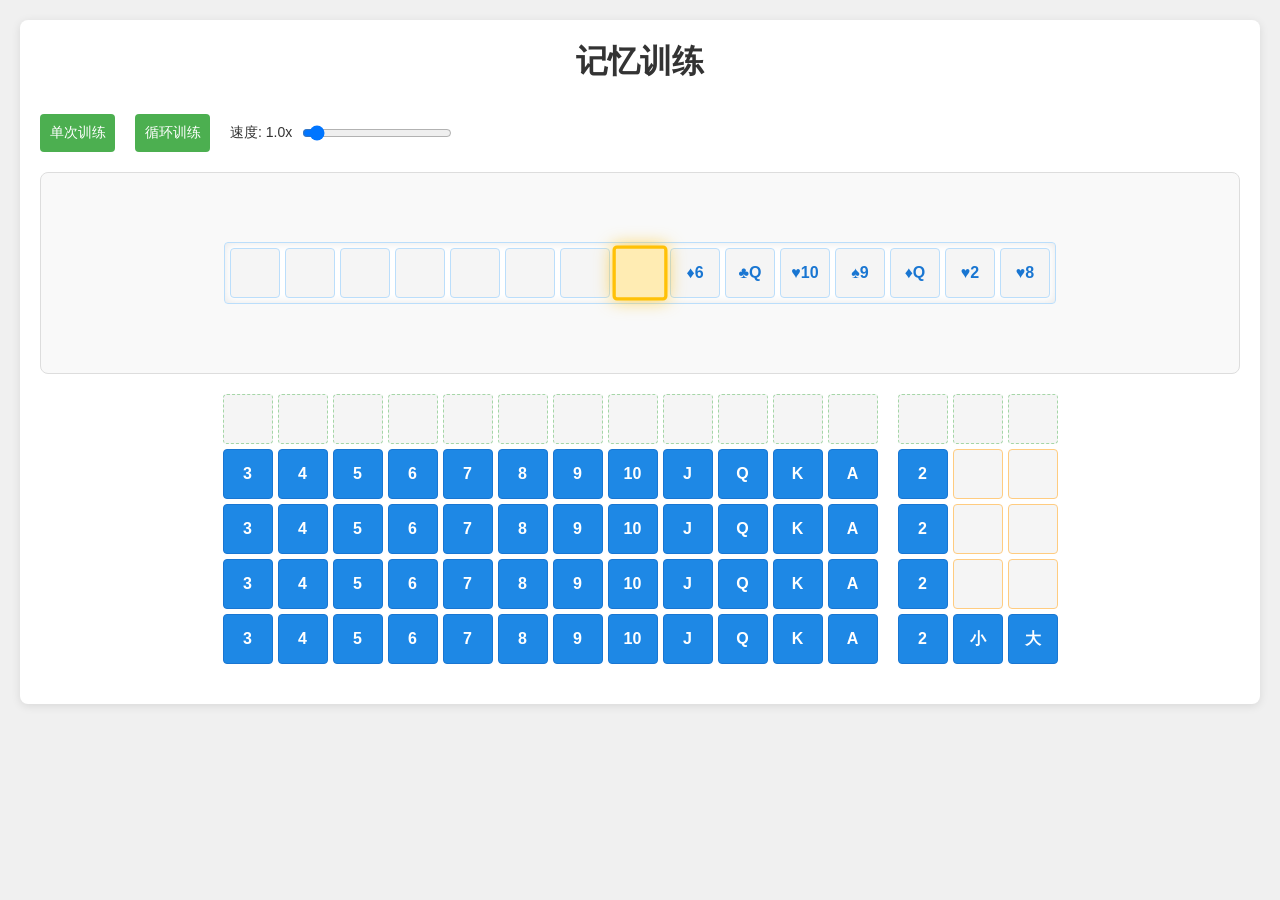
<file: remember/card.html>
<!DOCTYPE html>
<html lang="zh-CN">
<head>
    <meta charset="UTF-8">
    <meta name="viewport" content="width=device-width, initial-scale=1.0">
    <title>记忆训练</title>
    <style>
        * {
            margin: 0;
            padding: 0;
            box-sizing: border-box;
        }
        
        /* 布局参数 - 使用固定值作为默认值（800像素以上） */
        :root {
            /* 间距参数 */
            --column-gap: 5px; /* 列间间距 */
            --row-gap: 5px; /* 行间间距 */
            --special-gap: 20px; /* 特殊间距列宽度 */
            --blank-col-gap-default: 5px; /* 14个空白列的默认宽度 */
            
            /* 卡片尺寸参数 */
            --card-width: 50px; /* 卡片的宽度 */
            --card-height: 50px; /* 卡片的高度 */
            --card-padding: 0px; /* 卡片内边距 */
        }
        
        /* 响应式设计 - 在600像素以下使用vw单位实现等比例缩放 */
        @media (max-width: 900px) {
            :root {
                --column-gap: 0.4vw; /* 列间间距 */
                --row-gap: 0.4vw; /* 行间间距 */
                --special-gap: 1.2vw; /* 特殊间距列宽度 */
                --blank-col-gap-default: 0.4vw;
                --card-width: 5.2vw; /* 进一步减小卡片宽度 */
                --card-height: 5.5vw; /* 进一步减小卡片宽度 */
            }
        }
        

        
        body {
            font-family: Arial, sans-serif;
            background-color: #f0f0f0;
            padding: 20px;
        }
        
        .container {
            max-width: 1400px;
            margin: 0 auto;
            background-color: white;
            padding: 20px;
            border-radius: 8px;
            box-shadow: 0 2px 10px rgba(0,0,0,0.1);
        }
        
        h1 {
            text-align: center;
            margin-bottom: 30px;
            color: #333;
        }
        
        /* 控制按钮样式 */
        .control-buttons {
            display: flex;
            align-items: center;
            gap: 20px;
            margin-bottom: 20px;
        }
        
        .control-buttons button {
            background-color: #4CAF50;
            color: white;
            padding: 10px 5px;
            border: none;
            border-radius: 4px;
            cursor: pointer;
            font-size: 14px;
            width: 75px;
            text-align: center;
            white-space: nowrap;
            display: inline-flex;
            align-items: center;
            justify-content: center;
        }
        
        .control-buttons button:hover {
            background-color: #45a049;
        }
        
        /* 速度控制样式 */
        .speed-control {
            display: flex;
            align-items: center;
            gap: 10px;
        }
        
        .speed-control label {
            font-size: 14px;
            color: #333;
            white-space: nowrap;
        }
        
        .speed-control input[type="range"] {
            width: 150px;
            cursor: pointer;
        }
        
        /* 游戏模式样式 */
        .game-mode {
            background-color: #f9f9f9;
            border: 1px solid #ddd;
            border-radius: 8px;
            padding: 15px;
            margin-bottom: 20px;
            text-align: center;
        }
        
        /* 卡片序列容器样式 - 使用flexbox确保垂直居中 */
        .card-sequence-container {
            position: relative;
            width: 100%; /* 宽度设置为100%，以充分利用容器空间 */
            max-width: 1200px; /* 设置最大宽度，避免过宽 */
            margin: 15px auto;
            height: calc(var(--card-height) * 2 + 40px); /* 增加高度，容纳更多卡片 */
            display: flex;
            align-items: center;
            justify-content: center;
            padding: 10px;
        }

        /* 卡片序列样式 */
        .card-sequence {
            display: flex;
            gap: var(--column-gap);
            padding: var(--column-gap);
            border: 1px solid #bbdefb;
            border-radius: 4px;
            background-color: white;
            position: relative;
            z-index: 1;
            box-shadow: inset 0 0 10px rgba(0,0,0,0.1);
        }
        
        /* 卡片序列容器的边距和高度也会通过CSS变量自动响应式调整 */



        /* 训练消息样式 */
        .game-message {
            background-color: rgba(255, 255, 255, 0.95);
            border: 1px solid #bbdefb;
            border-radius: 4px;
            padding: 20px;
            margin: 15px 0;
            text-align: center;
            box-shadow: inset 0 0 10px rgba(0,0,0,0.1);
            position: relative;
            z-index: 10;
        }

        .game-message h4 {
            color: #1976d2;
            margin-bottom: 15px;
        }

        .game-message button {
            background-color: #1976d2;
            color: white;
            padding: 10px 20px;
            border: none;
            border-radius: 4px;
            cursor: pointer;
            font-size: 14px;
        }
        
        .game-message button:hover {
            background-color: #1565c0;
        }

        .sequence-card {
            flex: 0 0 auto;
            width: var(--card-width);
            height: var(--card-height);
            padding: var(--card-padding);
            background-color: #f5f5f5;
            border: 1px solid #bbdefb;
            border-radius: 4px;
            text-align: center;
            font-weight: bold;
            color: #1976d2;
            display: flex;
            align-items: center;
            justify-content: center;
            box-sizing: border-box;
        }
        
        .sequence-card.completed {
            opacity: 0.5;
            background-color: #e8f5e9;
            border-color: #c8e6c9;
        }
        
        .sequence-card.current {
            /* 高亮效果，明显提示当前需要输入的卡片 */
            background-color: #ffecb3;
            border: 3px solid #ffc107;
            box-shadow: 0 0 15px rgba(255, 193, 7, 0.7);
            transform: scale(1.1);
            transition: all 0.3s ease;
        }
        
        /* 闪动效果 */
        .sequence-card.flash {
            animation: flash 0.5s ease-in-out;
        }
        
        @keyframes flash {
            0% {
                background-color: #f5f5f5;
                border: 1px solid #bbdefb;
                box-shadow: none;
                transform: scale(1);
            }
            100% {
                background-color: #ffecb3;
                border: 3px solid #ffc107;
                box-shadow: 0 0 15px rgba(255, 193, 7, 0.7);
                transform: scale(1.1);
            }
        }
        
        .sequence-card.current.hidden {
            /* 初始化时隐藏高亮框 */
            background-color: transparent;
            border: 3px solid transparent;
            box-shadow: none;
            transform: scale(1);
        }
        
        .sequence-card.empty-card {
            /* 空白卡片样式 */
            background-color: transparent;
            border: 1px dashed #ccc;
            color: transparent;
        }
        
        .game-stats {
            display: flex;
            justify-content: space-around;
            margin-top: 10px;
            font-size: 14px;
        }
        
        /* 扑克牌编码映射（位置记忆法） */
        .grid-container {
            display: grid;
            /* 15个实际卡片列 + 14个空白间距列（共29列） */
            grid-template-columns: 
                var(--card-width)
                var(--blank-col-gap-1, var(--blank-col-gap-default))
                var(--card-width)
                var(--blank-col-gap-2, var(--blank-col-gap-default))
                var(--card-width)
                var(--blank-col-gap-3, var(--blank-col-gap-default))
                var(--card-width)
                var(--blank-col-gap-4, var(--blank-col-gap-default))
                var(--card-width)
                var(--blank-col-gap-5, var(--blank-col-gap-default))
                var(--card-width)
                var(--blank-col-gap-6, var(--blank-col-gap-default))
                var(--card-width)
                var(--blank-col-gap-7, var(--blank-col-gap-default))
                var(--card-width)
                var(--blank-col-gap-8, var(--blank-col-gap-default))
                var(--card-width)
                var(--blank-col-gap-9, var(--blank-col-gap-default))
                var(--card-width)
                var(--blank-col-gap-10, var(--blank-col-gap-default))
                var(--card-width)
                var(--blank-col-gap-11, var(--blank-col-gap-default))
                var(--card-width)
                var(--blank-col-gap-12, var(--blank-col-gap-default))
                var(--card-width)
                var(--blank-col-gap-13, var(--blank-col-gap-default))
                var(--card-width)
                var(--blank-col-gap-14, var(--blank-col-gap-default))
                var(--card-width);
            /* 明确设置5行的结构（含顶部空白行） */
            grid-template-rows: repeat(5, var(--card-height));
            /* 行间距与列间距分离：列间距由14个空白列控制 */
            row-gap: var(--row-gap);
            column-gap: 0;
            /* 居中显示 */
            margin: 0 auto;
            margin-bottom: 20px;
            /* 确保宽度适合内容，不会重组 */
            width: fit-content;
            /* 最小宽度为内容宽度，确保不会重组 */
            min-width: min-content;

        }
        
        /* 确保容器不会限制grid布局的宽度 */
        .container {
            /* 最大宽度为100% */
            max-width: 100%;
            /* 隐藏滚动条 */
            overflow: hidden;
        }
        
        /* 确保body不会限制容器宽度 */
        body {
            /* 隐藏滚动条 */
            overflow: hidden;
        }
        
        /* 网格项样式 */
        .grid-item {
            background-color: #f5f5f5;
            border: 1px solid #bbdefb;
            border-radius: 4px;
            padding: var(--card-padding);
            text-align: center;
            font-weight: bold;
            color: #1976d2;
            height: var(--card-height);
            width: var(--card-width); /* 使用 --card-width 变量，确保卡片宽度和高度可以不同 */
            display: flex;
            align-items: center;
            justify-content: center;
            transition: background-color 0.3s ease;
            cursor: pointer;
            box-sizing: border-box; /* 确保padding和border不影响卡片尺寸 */
        }

        .grid-item:hover {
            background-color: #e0e0e0;
        }
        
        /* 特殊位置的格子 */
        .top-item {
            background-color: #f5f5f5;
            border: 1px solid #ffcc80;
            color: #ef6c00;
        }
        
        .top-item:hover {
            background-color: #e0e0e0;
        }
        
        /* 2的卡片样式 */
        .two-item {
            background-color: #f5f5f5;
            border: 1px solid #e1bee7;
            color: #7b1fa2;
        }
        
        .two-item:hover {
            background-color: #e0e0e0;
        }
        
        /* 激活状态 */
        .active {
            background-color: #4caf50 !important;
            color: white !important;
        }

        /* 算盘模式：初始实珠（蓝色） */
        .bead-pending {
            background-color: #1e88e5 !important;
            border-color: #1976d2 !important;
            color: white !important;
        }

        /* 算盘模式：已拨动实珠（绿色） */
        .bead-filled {
            background-color: #4caf50 !important;
            border-color: #43a047 !important;
            color: white !important;
        }

        /* 算盘模式：可移动空位 */
        .abacus-gap {
            background-color: #f5f5f5 !important;
            border: 1px dashed #a5d6a7 !important;
            color: transparent !important;
        }
        
        /* 空白卡片样式 */
        .empty-card {
            background-color: #f5f5f5 !important;
            border: 1px solid #ffcc80 !important;
            cursor: default !important;
            color: transparent !important;
        }
        
        .empty-card:hover {
            background-color: #e0e0e0 !important;
        }
        
        /* 特殊间距列样式 */
        .special-gap-column {
            background-color: transparent !important;
            border: none !important;
            cursor: default !important;
            color: transparent !important;
            pointer-events: none;
        }

        .gap-cell {
            background-color: transparent !important;
            border: none !important;
            cursor: default !important;
            color: transparent !important;
            pointer-events: none;
            width: auto !important;
        }
    </style>
</head>
<body>
    <div class="container">
        <h1>记忆训练</h1>
        
        <!-- 功能按钮 -->
        <div class="control-buttons">
            <button onclick="startSingleGame()" id="singleGameButton">单次训练</button>
            <button onclick="startLoopGame()" id="loopGameButton">循环训练</button>
            <div class="speed-control">
                <label for="speedSlider">速度: <span id="speedValue">1.0x</span></label>
                <input type="range" id="speedSlider" min="0.5" max="10.0" step="0.1" value="1.0" oninput="updateSpeed(this.value)">
            </div>
        </div>
        
        <!-- 游戏模式界面 -->
        <div class="game-mode" id="gameMode">
            <!-- 移除游戏模式标题 -->
            
            <!-- 上部卡片序列窗口 -->
            <div class="card-sequence-container">
                <div class="card-sequence" id="cardSequence">
                    <!-- 卡片序列将通过JavaScript动态生成 -->
                </div>
            </div>
            
            <!-- 游戏状态统计信息（已隐藏） -->
            <div class="game-stats" style="display: none;">
                <div>当前进度: <span id="gameProgress">0/54</span></div>
                <div>正确次数: <span id="gameCorrect">0</span></div>
                <div>错误次数: <span id="gameWrong">0</span></div>
                <div>当前速度: <span id="gameSpeed">1.0x</span></div>
            </div>
        </div>
        
        <!-- 扑克牌编码映射（位置记忆法） -->
        <div class="grid-container">
            <!-- 顶部空白行（算盘空位） -->
            <div class="grid-item abacus-gap"></div>
            <div class="grid-item abacus-gap"></div>
            <div class="grid-item abacus-gap"></div>
            <div class="grid-item abacus-gap"></div>
            <div class="grid-item abacus-gap"></div>
            <div class="grid-item special-gap-column"></div>
            <div class="grid-item abacus-gap"></div>
            <div class="grid-item abacus-gap"></div>
            <div class="grid-item abacus-gap"></div>
            <div class="grid-item abacus-gap"></div>
            <div class="grid-item abacus-gap"></div>
            <div class="grid-item special-gap-column"></div>
            <div class="grid-item abacus-gap"></div>
            <div class="grid-item abacus-gap"></div>
            <div class="grid-item abacus-gap"></div>
            <div class="grid-item abacus-gap"></div>
            <div class="grid-item abacus-gap"></div>

            <!-- 第一行：第5列与第6列、第10列与第11列之间有间距 -->
            <div class="grid-item" onclick="toggleStatus(this)">3</div>
            <div class="grid-item" onclick="toggleStatus(this)">4</div>
            <div class="grid-item" onclick="toggleStatus(this)">5</div>
            <div class="grid-item" onclick="toggleStatus(this)">6</div>
            <div class="grid-item" onclick="toggleStatus(this)">7</div>
            <div class="grid-item special-gap-column"></div> <!-- 特殊间距列：第5列与第6列之间 -->
            <div class="grid-item" onclick="toggleStatus(this)">8</div>
            <div class="grid-item" onclick="toggleStatus(this)">9</div>
            <div class="grid-item" onclick="toggleStatus(this)">10</div>
            <div class="grid-item" onclick="toggleStatus(this)">J</div>
            <div class="grid-item" onclick="toggleStatus(this)">Q</div>
            <div class="grid-item special-gap-column"></div> <!-- 特殊间距列：按含空白列计数位于第12列 -->
            <div class="grid-item" onclick="toggleStatus(this)">K</div>
            <div class="grid-item" onclick="toggleStatus(this)">A</div>
            <div class="grid-item two-item" onclick="toggleStatus(this)">2</div>
            <div class="grid-item empty-card"></div>
            <div class="grid-item empty-card"></div>

            <!-- 第二行：第5列与第6列、第10列与第11列之间有间距 -->
            <div class="grid-item" onclick="toggleStatus(this)">3</div>
            <div class="grid-item" onclick="toggleStatus(this)">4</div>
            <div class="grid-item" onclick="toggleStatus(this)">5</div>
            <div class="grid-item" onclick="toggleStatus(this)">6</div>
            <div class="grid-item" onclick="toggleStatus(this)">7</div>
            <div class="grid-item special-gap-column"></div> <!-- 特殊间距列：第5列与第6列之间 -->
            <div class="grid-item" onclick="toggleStatus(this)">8</div>
            <div class="grid-item" onclick="toggleStatus(this)">9</div>
            <div class="grid-item" onclick="toggleStatus(this)">10</div>
            <div class="grid-item" onclick="toggleStatus(this)">J</div>
            <div class="grid-item" onclick="toggleStatus(this)">Q</div>
            <div class="grid-item special-gap-column"></div> <!-- 特殊间距列：按含空白列计数位于第12列 -->
            <div class="grid-item" onclick="toggleStatus(this)">K</div>
            <div class="grid-item" onclick="toggleStatus(this)">A</div>
            <div class="grid-item two-item" onclick="toggleStatus(this)">2</div>
            <div class="grid-item empty-card"></div>
            <div class="grid-item empty-card"></div>
            
            <!-- 第三行：第5列与第6列、第10列与第11列之间有间距 -->
            <div class="grid-item" onclick="toggleStatus(this)">3</div>
            <div class="grid-item" onclick="toggleStatus(this)">4</div>
            <div class="grid-item" onclick="toggleStatus(this)">5</div>
            <div class="grid-item" onclick="toggleStatus(this)">6</div>
            <div class="grid-item" onclick="toggleStatus(this)">7</div>
            <div class="grid-item special-gap-column"></div> <!-- 特殊间距列：第5列与第6列之间 -->
            <div class="grid-item" onclick="toggleStatus(this)">8</div>
            <div class="grid-item" onclick="toggleStatus(this)">9</div>
            <div class="grid-item" onclick="toggleStatus(this)">10</div>
            <div class="grid-item" onclick="toggleStatus(this)">J</div>
            <div class="grid-item" onclick="toggleStatus(this)">Q</div>
            <div class="grid-item special-gap-column"></div> <!-- 特殊间距列：按含空白列计数位于第12列 -->
            <div class="grid-item" onclick="toggleStatus(this)">K</div>
            <div class="grid-item" onclick="toggleStatus(this)">A</div>
            <div class="grid-item two-item" onclick="toggleStatus(this)">2</div>
            <div class="grid-item empty-card"></div>
            <div class="grid-item empty-card"></div>
            
            <!-- 第四行：第5列与第6列、第10列与第11列之间有间距 -->
            <div class="grid-item" onclick="toggleStatus(this)">3</div>
            <div class="grid-item" onclick="toggleStatus(this)">4</div>
            <div class="grid-item" onclick="toggleStatus(this)">5</div>
            <div class="grid-item" onclick="toggleStatus(this)">6</div>
            <div class="grid-item" onclick="toggleStatus(this)">7</div>
            <div class="grid-item special-gap-column"></div> <!-- 特殊间距列：第5列与第6列之间 -->
            <div class="grid-item" onclick="toggleStatus(this)">8</div>
            <div class="grid-item" onclick="toggleStatus(this)">9</div>
            <div class="grid-item" onclick="toggleStatus(this)">10</div>
            <div class="grid-item" onclick="toggleStatus(this)">J</div>
            <div class="grid-item" onclick="toggleStatus(this)">Q</div>
            <div class="grid-item special-gap-column"></div> <!-- 特殊间距列：按含空白列计数位于第12列 -->
            <div class="grid-item" onclick="toggleStatus(this)">K</div>
            <div class="grid-item" onclick="toggleStatus(this)">A</div>
            <div class="grid-item two-item" onclick="toggleStatus(this)">2</div>
            <div class="grid-item top-item" onclick="toggleStatus(this)">小</div>
            <div class="grid-item top-item" onclick="toggleStatus(this)">大</div>
        </div>
        
    </div>
    
    <script>
        // =========================
        // 布局参数（集中定义，方便查找）
        // =========================
        // 写入1~15的实际列号，表示该列后面的空白列使用特殊间距
        // 例如 [5, 10] 会放大第5列后、第10列后的空白列
        const layoutGapConfig = {
            specialGapAfterColumns: new Set([12])
        };

        // 游戏状态
        let gameMode = true; // 默认启用游戏模式
        let autoMode = false; // 自动执行模式
        let isLoopMode = false; // 循环训练模式
        let gameState = {
            isPlaying: false,
            currentIndex: 0,
            shuffledCards: [],
            correctCount: 0,
            wrongCount: 0,
            speed: 1.0,
            baseSpeed: 1.0,
            acceleration: 0.01,
            scrollPosition: 0,
            scrollSpeed: 2,
            gameTimer: null,
            startTime: 0,
            isFirstCorrect: true,
            lastClickedIndex: -1
        };
        
        // 观察器实例
        let observer;

        const LEGACY_GRID_COLUMN_COUNT = 17;
        const ACTUAL_CARD_COLUMN_COUNT = 15;
        const GRID_COLUMN_COUNT = ACTUAL_CARD_COLUMN_COUNT * 2 - 1;
        const STATIC_TOP_ROWS = 5; // 顶部空白行 + 原有4行

        let valueToColumn = {};
        let autoClickTimeoutId = null;
        let advanceTimeoutId = null;
        let loopRestartTimeoutId = null;

        function applyLayoutGapConfig() {
            const rootStyle = document.documentElement.style;

            // 先把14个空白列都回退到默认间距
            for (let gapIdx = 1; gapIdx <= ACTUAL_CARD_COLUMN_COUNT - 1; gapIdx++) {
                rootStyle.setProperty(`--blank-col-gap-${gapIdx}`, 'var(--blank-col-gap-default)');
            }

            // 集合中为1~15的实际列号；对应空白列索引等于该列号（最后一列后无空白列，自动跳过）
            layoutGapConfig.specialGapAfterColumns.forEach(actualColumn => {
                if (!Number.isInteger(actualColumn) || actualColumn < 1 || actualColumn > ACTUAL_CARD_COLUMN_COUNT) {
                    return;
                }

                const gapIdx = actualColumn;
                if (gapIdx <= ACTUAL_CARD_COLUMN_COUNT - 1) {
                    rootStyle.setProperty(`--blank-col-gap-${gapIdx}`, 'var(--special-gap)');
                }
            });
        }

        // 将历史17列结构重建为15实列+14空白列（共29列）
        function rebuildGridWithInterleavedGapColumns() {
            const grid = document.querySelector('.grid-container');
            if (!grid || grid.dataset.gapLayoutReady === '1') return;

            const items = Array.from(grid.querySelectorAll(':scope > .grid-item'));
            if (items.length === 0) return;

            const legacyRows = Math.floor(items.length / LEGACY_GRID_COLUMN_COUNT);
            if (legacyRows <= 0) return;

            const realRows = [];
            for (let row = 0; row < legacyRows; row++) {
                const rowStart = row * LEGACY_GRID_COLUMN_COUNT;
                const rowCells = items.slice(rowStart, rowStart + LEGACY_GRID_COLUMN_COUNT);
                const realCells = rowCells.filter(cell => !cell.classList.contains('special-gap-column'));

                if (realCells.length !== ACTUAL_CARD_COLUMN_COUNT) {
                    return;
                }

                realRows.push(realCells);
            }

            grid.innerHTML = '';

            realRows.forEach(realCells => {
                realCells.forEach((cell, idx) => {
                    cell.classList.remove('special-gap-column', 'gap-cell');
                    grid.appendChild(cell);

                    if (idx < realCells.length - 1) {
                        const gapCell = document.createElement('div');
                        gapCell.className = 'grid-item gap-cell';
                        gapCell.setAttribute('aria-hidden', 'true');
                        grid.appendChild(gapCell);
                    }
                });
            });

            grid.dataset.gapLayoutReady = '1';
        }

        function captureGridBaseState() {
            const items = Array.from(document.querySelectorAll('.grid-container > .grid-item'));
            items.forEach(cell => {
                if (cell.dataset.baseCaptured === '1') return;
                cell.dataset.baseCaptured = '1';
                cell.dataset.baseText = cell.textContent.trim();
            });
        }

        function restoreGridBaseState() {
            const items = Array.from(document.querySelectorAll('.grid-container > .grid-item'));
            items.forEach(cell => {
                if (cell.classList.contains('special-gap-column') || cell.classList.contains('gap-cell')) {
                    cell.textContent = '';
                    cell.dataset.cardValue = '';
                    cell.classList.remove('bead-filled', 'bead-pending', 'active', 'abacus-gap');
                    return;
                }

                const baseText = cell.dataset.baseText || '';
                cell.textContent = baseText;
                cell.dataset.cardValue = '';
                cell.classList.remove('bead-filled', 'bead-pending', 'active', 'abacus-gap');

                // 顶部空白行基态保持为空位
                if (!baseText) {
                    cell.classList.add('abacus-gap');
                }
            });
        }

        function clearAsyncTimers() {
            if (autoClickTimeoutId) {
                clearTimeout(autoClickTimeoutId);
                autoClickTimeoutId = null;
            }
            if (advanceTimeoutId) {
                clearTimeout(advanceTimeoutId);
                advanceTimeoutId = null;
            }
            if (loopRestartTimeoutId) {
                clearTimeout(loopRestartTimeoutId);
                loopRestartTimeoutId = null;
            }
        }

        function setTrainingStatus(timeText, speedText) {
            const timeDisplay = document.getElementById('timeDisplay');
            const speedDisplay = document.getElementById('speedDisplay');
            if (timeDisplay) {
                timeDisplay.textContent = timeText || '';
            }
            if (speedDisplay) {
                speedDisplay.textContent = speedText || '';
            }
        }
        
        // 卡片映射数组
        const cardMap = [];
        
        // 初始化卡片映射
        function initCardMap() {
            // 清空旧映射，避免重复初始化时数据累积
            cardMap.length = 0;

            // 花色顺序：黑桃、红桃、梅花、方片
            const suits = ['♠', '♥', '♣', '♦'];
            // 牌值顺序：3, 4, 5, 6, 7, 8, 9, 10, J, Q, K, A, 2
            const values = ['3', '4', '5', '6', '7', '8', '9', '10', 'J', 'Q', 'K', 'A', '2'];
            
            // 生成所有牌的映射
            let index = 1;
            for (const value of values) {
                for (const suit of suits) {
                    cardMap.push({ value: value, suit: suit, display: suit + value, order: index });
                    index++;
                }
            }
            
            // 添加小王和大王
            cardMap.push({ value: '小', suit: '', display: '小', order: 53 });
            cardMap.push({ value: '大', suit: '', display: '大', order: 54 });
        }

        // 使用无偏的Fisher-Yates算法进行洗牌
        function shuffleCards(cards) {
            const shuffled = [...cards];
            for (let i = shuffled.length - 1; i > 0; i--) {
                const j = Math.floor(Math.random() * (i + 1));
                [shuffled[i], shuffled[j]] = [shuffled[j], shuffled[i]];
            }
            return shuffled;
        }
        
        // 初始化Intersection Observer
        function initObserver() {
            // 配置观察器
            const options = {
                root: document.getElementById('cardSequence'), // 滚动容器
                rootMargin: '0px', // 边距
                threshold: 0.3 // 当元素30%不在视口中时触发
            };
            
            // 创建观察器
            observer = new IntersectionObserver((entries) => {
                entries.forEach(entry => {
                    // 当高亮卡片不在视口中，且游戏正在进行时，触发游戏失败
                    if (!entry.isIntersecting && gameState.isPlaying) {
                        gameOver(false);
                    }
                });
            }, options);
        }
        
        // 初始化游戏模式
        function initGameMode() {
            // 每次初始化前先清理异步任务，避免上轮训练残留影响蓝色初始化
            clearAsyncTimers();

            // 清除所有卡片的激活状态
            clearAllCards();
            
            // 保存当前速度设置
            const currentSpeed = gameState.speed || 1.0;
            
            // 重置游戏状态
            gameState = {
                isPlaying: false,
                currentIndex: 0,
                shuffledCards: [],
                correctCount: 0,
                wrongCount: 0,
                speed: currentSpeed, // 保留当前速度设置
                baseSpeed: currentSpeed, // 保留当前速度设置
                acceleration: 0.01,
                gameTimer: null,
                startTime: 0,
                isFirstCorrect: true,
                lastClickedIndex: -1
            };
            
            // 生成随机排列（Fisher-Yates洗牌算法）
            gameState.shuffledCards = shuffleCards(cardMap);
            
            // 生成卡片序列
            generateCardSequence();

            // 重置算盘网格状态
            initAbacusGrid();
            
            // 更新游戏界面
            updateGameUI();
            
            // 更新卡片序列，显示当前卡片
            updateCardSequence();
            
            // 初始时，更新卡片序列，显示初始状态
            const sequenceCards = document.querySelectorAll('.sequence-card');
            if (sequenceCards.length > 0) {
                // 初始更新卡片内容
                updateCardSequence();
            }
        }

        // 初始化算盘网格：顶部为空位，下方非空白卡片为蓝色实珠
        function initAbacusGrid() {
            // 先恢复到初始模板，确保多次训练后仍能还原完整牌面
            restoreGridBaseState();

            const items = Array.from(document.querySelectorAll('.grid-container > .grid-item'));
            if (items.length === 0) return;

            valueToColumn = {};
            const totalRows = Math.floor(items.length / GRID_COLUMN_COUNT);

            for (let col = 0; col < GRID_COLUMN_COUNT; col++) {
                const columnCells = [];
                for (let row = 0; row < totalRows; row++) {
                    columnCells.push(items[row * GRID_COLUMN_COUNT + col]);
                }

                // 间距列跳过
                if (
                    columnCells[0] &&
                    (columnCells[0].classList.contains('special-gap-column') || columnCells[0].classList.contains('gap-cell'))
                ) {
                    continue;
                }

                // 记录列对应的牌值（使用最底部可见非空卡片）
                for (let row = totalRows - 1; row >= 0; row--) {
                    const cell = columnCells[row];
                    const text = cell.textContent.trim();
                    if (text && !cell.classList.contains('empty-card')) {
                        cell.dataset.cardValue = text;
                        if (!valueToColumn[text]) {
                            valueToColumn[text] = col;
                        }
                    }
                }

                // 顶部空位初始化
                const topCell = columnCells[0];
                topCell.classList.remove('bead-filled', 'bead-pending', 'active');
                topCell.classList.add('abacus-gap');
                topCell.textContent = '';
                topCell.dataset.cardValue = '';

                // 下方非空白卡片变成绿色实珠
                for (let row = 1; row < totalRows; row++) {
                    const cell = columnCells[row];
                    const text = cell.textContent.trim();

                    if (cell.classList.contains('empty-card')) {
                        cell.classList.remove('bead-filled', 'bead-pending', 'active', 'abacus-gap');
                        cell.dataset.cardValue = '';
                        continue;
                    }

                    if (!text) {
                        cell.classList.remove('bead-filled', 'bead-pending', 'active');
                        cell.classList.add('abacus-gap');
                        cell.dataset.cardValue = '';
                        continue;
                    }

                    cell.dataset.cardValue = text;
                    cell.classList.remove('abacus-gap');
                    cell.classList.add('bead-pending');
                }
            }
        }

        // 按牌值拨动对应列：空位与下一颗实珠交换
        function moveAbacusForValue(cardValue) {
            const col = valueToColumn[cardValue];
            if (col === undefined) return;

            const items = Array.from(document.querySelectorAll('.grid-container > .grid-item'));
            const totalRows = Math.floor(items.length / GRID_COLUMN_COUNT);
            const columnCells = [];

            for (let row = 0; row < totalRows; row++) {
                columnCells.push(items[row * GRID_COLUMN_COUNT + col]);
            }

            const gapIndex = columnCells.findIndex(cell => cell.classList.contains('abacus-gap'));
            if (gapIndex < 0) return;

            let filledIndex = -1;
            for (let i = gapIndex + 1; i < columnCells.length; i++) {
                if (
                    columnCells[i].classList.contains('bead-filled') ||
                    columnCells[i].classList.contains('bead-pending')
                ) {
                    filledIndex = i;
                    break;
                }
            }

            if (filledIndex < 0) return;

            const gapCell = columnCells[gapIndex];
            const filledCell = columnCells[filledIndex];

            // 空位变实珠
            gapCell.textContent = filledCell.textContent;
            gapCell.dataset.cardValue = filledCell.dataset.cardValue || filledCell.textContent.trim();
            gapCell.classList.remove('abacus-gap');
            gapCell.classList.remove('bead-pending');
            gapCell.classList.add('bead-filled');

            // 实珠位置变为空位
            filledCell.textContent = '';
            filledCell.dataset.cardValue = '';
            filledCell.classList.remove('bead-filled', 'bead-pending', 'active');
            filledCell.classList.add('abacus-gap');
        }

        function advanceGameByValue(cardValue) {
            moveAbacusForValue(cardValue);
            gameState.correctCount++;
            gameState.currentIndex++;
            updateGameUI();
            updateCardSequence();
            showNextCard();

            if (gameState.currentIndex >= 54) {
                gameOver(true);
            }
        }
        
        // 重新开始游戏
        function restartGame() {
            initGameMode();
            
            // 重置按钮状态
            const singleButton = document.getElementById('singleGameButton');
            const loopButton = document.getElementById('loopGameButton');

            if (singleButton) {
                singleButton.textContent = '单次训练';
                singleButton.disabled = false;
                singleButton.style.backgroundColor = '#4CAF50';
                singleButton.onclick = startSingleGame;
            }

            if (loopButton) {
                loopButton.textContent = '循环训练';
                loopButton.disabled = false;
                loopButton.style.backgroundColor = '#4CAF50';
                loopButton.onclick = startLoopGame;
            }
        }
        
        // 生成卡片序列（固定格子模式）
        function generateCardSequence() {
            const sequenceContainer = document.getElementById('cardSequence');
            sequenceContainer.innerHTML = '';
            
            // 确保有54张卡片
            if (gameState.shuffledCards.length !== 54) {
                // 重新生成54张卡片
                initCardMap();
                gameState.shuffledCards = shuffleCards(cardMap);
            }
            
            // 直接使用15个格子，对应下边的15列
            const maxCards = 15;
            
            // 生成卡片格子
            for (let i = 0; i < maxCards; i++) {
                const sequenceCard = document.createElement('div');
                sequenceCard.className = 'sequence-card';
                sequenceCard.textContent = '';
                sequenceCard.dataset.index = i;
                sequenceCard.dataset.value = '';
                sequenceContainer.appendChild(sequenceCard);
            }
        }
        
        // 更新卡片序列（固定格子模式）
        function updateCardSequence() {
            const sequenceCards = document.querySelectorAll('.sequence-card');
            
            // 计算中间位置
            const centerIndex = Math.floor(sequenceCards.length / 2);
            
            // 移除所有卡片的高亮状态
            sequenceCards.forEach(card => {
                card.classList.remove('current');
            });
            
            // 更新卡片内容
            sequenceCards.forEach((card, cardIndex) => {
                // 计算要显示的卡片索引，中间卡片显示当前索引-1（整体向后移动一个格子）
                const displayIndex = gameState.currentIndex + (cardIndex - centerIndex) - 1;
                
                if (displayIndex >= 0 && displayIndex < gameState.shuffledCards.length) {
                    // 显示有效卡片
                    const displayCard = gameState.shuffledCards[displayIndex];
                    card.textContent = displayCard.display;
                    card.dataset.value = displayCard.value;
                    
                    // 标记已完成的卡片，但中间卡片除外
                    if (displayIndex < gameState.currentIndex && cardIndex !== centerIndex) {
                        card.classList.add('completed');
                    } else {
                        card.classList.remove('completed');
                    }
                } else {
                    // 显示空白卡片
                    card.textContent = '';
                    card.dataset.value = '';
                    card.classList.remove('completed');
                }
            });
            
            // 在中间格子添加高亮状态
            const centerCard = sequenceCards[centerIndex];
            if (centerCard) {
                centerCard.classList.add('current');
                // 移除闪动效果，保持始终高亮
            }
        }
        
        // 高亮上部对应卡片（已移除高亮功能，仅保留函数结构）
        function highlightSequenceCard(cardValue, index) {
            // 已移除高亮功能，滚动逻辑由updateCardSequence函数处理
        }
        
        // 游戏主循环
        function gameLoop() {
            if (!gameState.isPlaying) return;
            
            // 确保游戏速度与当前设置一致
            document.getElementById('gameSpeed').textContent = gameState.speed.toFixed(1) + 'x';
            
            // 继续游戏循环
            gameState.gameTimer = requestAnimationFrame(gameLoop);
        }
        
        // 自动点击控制函数
        function startAutoClick() {
            if (!gameState.isPlaying) return;
            
            // 自动点击当前需要的卡片
            if (autoMode && gameState.isPlaying) {
                autoClickCurrentCard();
            }
            
            // 按照配置的点击延迟时间重复执行，并根据当前速度调整延迟
            if (gameState.isPlaying) {
                // 速度越快，延迟越短
                let adjustedDelay = gameConfig.clickDelay / gameState.speed;
                // 添加最小延迟时间限制，避免浏览器性能问题
                const minDelay = 50; // 最小延迟时间为50毫秒
                adjustedDelay = Math.max(adjustedDelay, minDelay);
                console.log(`当前速度: ${gameState.speed}x, 调整后的延迟: ${adjustedDelay}ms`);
                autoClickTimeoutId = setTimeout(startAutoClick, adjustedDelay);
            }
        }
        
        // 自动模式切换
        function toggleAutoMode() {
            autoMode = !autoMode;
            const button = document.getElementById('autoModeButton');
            
            if (autoMode) {
                if (button) {
                    button.textContent = '关闭自动';
                    button.style.backgroundColor = '#f44336';
                }
                // 无论游戏是否正在进行，都开始自动点击和滚动
                startAutoGame();
            } else {
                if (button) {
                    button.textContent = '自动模式';
                    button.style.backgroundColor = '#4CAF50';
                }
                // 停止自动游戏
                gameState.isPlaying = false;
                if (gameState.gameTimer) {
                    cancelAnimationFrame(gameState.gameTimer);
                    gameState.gameTimer = null;
                }
            }
        }
        
        // 开始自动游戏
        function startAutoGame() {
            gameState.isFirstCorrect = false;
            gameState.isPlaying = true;
            gameState.startTime = Date.now();
            // 开始游戏循环
            gameState.gameTimer = requestAnimationFrame(gameLoop);
            // 开始自动点击
            startAutoClick();
        }
        
        // 配置参数 - 可调整以下参数来控制游戏速度和点击速度
        const gameConfig = {
            // 滚动速度参数
            scrollSpeed: 1.0, // 滚动速度倍率
            baseSpeed: 1.0, // 初始速度倍率
            
            // 点击速度参数
            clickDelay: 1200, // 调整点击延迟时间，确保与滚动速度匹配
            
            // 点击触发条件参数
            clickThreshold: 0.8 // 大幅增加点击触发阈值，确保卡片几乎完全进入中心时才触发
        };
        
        // 更新游戏状态使用配置参数
        function updateGameConfig() {
            gameState.scrollSpeed = gameConfig.scrollSpeed;
            gameState.baseSpeed = gameConfig.baseSpeed;
        }
        
        // 自动点击当前需要的卡片
        function autoClickCurrentCard() {
            if (gameState.currentIndex >= gameState.shuffledCards.length) return;
            
            // 检查当前索引是否已经被处理过
            if (gameState.lastClickedIndex === gameState.currentIndex) return;
            
            // 标记当前索引已处理，避免重复点击
            gameState.lastClickedIndex = gameState.currentIndex;
            
            // 获取当前需要点击的卡片
            const currentCard = gameState.shuffledCards[gameState.currentIndex];
            if (!currentCard) return;

            // 直接按当前牌值推进算盘与游戏进度
            if (valueToColumn[currentCard.value] !== undefined) {
                // 使用根据当前速度调整后的延迟时间
                let adjustedDelay = gameConfig.clickDelay / gameState.speed;
                // 添加最小延迟时间限制，避免浏览器性能问题
                const minDelay = 50; // 最小延迟时间为50毫秒
                adjustedDelay = Math.max(adjustedDelay, minDelay);
                
                advanceTimeoutId = setTimeout(() => {
                    advanceGameByValue(currentCard.value);

                    // 重置lastClickedIndex，以便下一张卡片可以被正确处理
                    gameState.lastClickedIndex = -1;
                }, adjustedDelay); // 使用调整后的延迟时间
            } else {
                // 如果没有找到目标卡片，重置lastClickedIndex，继续尝试
                gameState.lastClickedIndex = -1;
            }
        }
        
        // 结束游戏
        function endGame() {
            gameState.isPlaying = false;
            clearAsyncTimers();
            
            // 清除游戏定时器
            if (gameState.gameTimer) {
                cancelAnimationFrame(gameState.gameTimer);
                gameState.gameTimer = null;
            }
            
            clearAllCards();
        }

        // 训练结束处理
        function gameOver(isWin) {
            gameState.isPlaying = false;
            clearAsyncTimers();
            
            // 清除游戏定时器
            if (gameState.gameTimer) {
                cancelAnimationFrame(gameState.gameTimer);
                gameState.gameTimer = null;
            }
            
            // 循环训练：无论本轮成功还是失败，都继续下一轮
            if (isLoopMode) {
                if (isWin) {
                    const endTime = Date.now();
                    const duration = (endTime - gameState.startTime) / 1000;
                    const speed = (gameState.correctCount / duration).toFixed(2);
                    setTrainingStatus(`用时: ${duration.toFixed(2)}秒`, `速度: ${speed}卡/秒`);
                } else {
                    setTrainingStatus('本轮失败，准备下一轮...', '');
                }

                loopRestartTimeoutId = setTimeout(() => {
                    startLoopGame();
                }, isWin ? 1000 : 600);
                return;
            }
            
            if (isWin) {
                const endTime = Date.now();
                const duration = (endTime - gameState.startTime) / 1000;
                const speed = (gameState.correctCount / duration).toFixed(2);
                setTrainingStatus(`用时: ${duration.toFixed(2)}秒`, `速度: ${speed}卡/秒`);

                // 重置按钮状态
                const singleButton = document.getElementById('singleGameButton');
                const loopButton = document.getElementById('loopGameButton');
                singleButton.textContent = '单次训练';
                singleButton.disabled = false;
                singleButton.style.backgroundColor = '#4CAF50';
                singleButton.onclick = startSingleGame;
                loopButton.textContent = '循环训练';
                loopButton.disabled = false;
                loopButton.style.backgroundColor = '#4CAF50';
                loopButton.onclick = startLoopGame;
            } else {
                setTrainingStatus('训练失败！', '');
                
                // 重置按钮状态
                const singleButton = document.getElementById('singleGameButton');
                const loopButton = document.getElementById('loopGameButton');
                singleButton.textContent = '单次训练';
                singleButton.disabled = false;
                singleButton.style.backgroundColor = '#4CAF50';
                singleButton.onclick = startSingleGame;
                loopButton.textContent = '循环训练';
                loopButton.disabled = false;
                loopButton.style.backgroundColor = '#4CAF50';
                loopButton.onclick = startLoopGame;
            }
        }
        
        // 更新游戏界面
        function updateGameUI() {
            document.getElementById('gameProgress').textContent = `${gameState.currentIndex}/54`;
            document.getElementById('gameCorrect').textContent = gameState.correctCount;
            document.getElementById('gameWrong').textContent = gameState.wrongCount;
            
            if (gameState.isPlaying && gameState.startTime > 0) {
                const currentTime = Date.now();
                const duration = (currentTime - gameState.startTime) / 1000;
                const speed = gameState.correctCount > 0 ? (gameState.correctCount / duration).toFixed(2) : '0.00';
                setTrainingStatus(`用时: ${duration.toFixed(2)}秒`, `速度: ${speed}卡/秒`);
            } else if (gameState.correctCount > 0) {
                // 训练结束后显示最终结果
                const endTime = Date.now();
                const duration = (endTime - gameState.startTime) / 1000;
                const speed = (gameState.correctCount / duration).toFixed(2);
                setTrainingStatus(`用时: ${duration.toFixed(2)}秒`, `速度: ${speed}卡/秒`);
            } else {
                // 初始状态
                setTrainingStatus('用时: 0.00秒', '速度: 0.00卡/秒');
            }
        }
        
        // 显示下一张卡片
        function showNextCard() {
            if (gameState.currentIndex >= 54) {
                // 游戏胜利
                gameOver(true);
                return;
            }
            
            // 更新游戏界面
            updateGameUI();
            
            // 重置lastClickedIndex，以便下一张卡片可以被正确处理
            gameState.lastClickedIndex = -1;
            
            // 更新卡片序列
            updateCardSequence();
            
            // 停止观察之前的卡片
            if (observer) {
                observer.disconnect();
            }
            
            // 开始观察当前高亮卡片
            const currentCard = document.querySelector('.sequence-card.current');
            if (currentCard && observer) {
                observer.observe(currentCard);
            }
        }
        
        // 检查用户点击的卡片是否正确
        function checkCardClick(cardElement) {
            if (!gameMode) return;
            if (cardElement.classList.contains('gap-cell')) return;
            if (cardElement.classList.contains('abacus-gap')) return;
            
            const clickedCardText = cardElement.dataset.cardValue || cardElement.textContent.trim();
            const currentCard = gameState.shuffledCards[gameState.currentIndex];

            const isCorrect = clickedCardText === currentCard.value;
            
            if (isCorrect) {
                // 添加延迟，保持和自动模式一致的拨珠节奏
                advanceTimeoutId = setTimeout(() => {
                    advanceGameByValue(currentCard.value);
                }, 120);
                
            } else {
                // 错误
                gameState.wrongCount++;

                // 统一通过gameOver处理，循环模式下可自动进入下一轮
                gameOver(false);
            }
        }
        
        // 清除所有卡片的状态
        function clearAllCards() {
            const cards = document.querySelectorAll('.grid-container > div');
            cards.forEach(card => {
                card.classList.remove('active');
            });
        }
        
        // 修改toggleStatus函数，添加游戏模式的卡片点击检查
        function toggleStatus(element) {
            if (gameMode) {
                // 在游戏模式下，无论isPlaying是否为true，都调用checkCardClick函数
                checkCardClick(element);
            } else {
                if (element.classList.contains('active')) {
                    element.classList.remove('active');
                } else {
                    element.classList.add('active');
                }
            }
        }
        

        
        // 开始单次训练函数
        function startSingleGame() {
            // 初始化游戏模式
            initGameMode();
            
            // 禁用循环模式
            isLoopMode = false;
            
            // 启用自动模式
            autoMode = true;
            
            // 更新按钮状态
            const singleButton = document.getElementById('singleGameButton');
            const loopButton = document.getElementById('loopGameButton');
            singleButton.textContent = '暂停';
            singleButton.disabled = false;
            singleButton.style.backgroundColor = '#ff9800';
            singleButton.onclick = pauseGame;
            loopButton.textContent = '循环训练';
            loopButton.disabled = false;
            loopButton.style.backgroundColor = '#4CAF50';
            loopButton.onclick = startLoopGame;
            
            // 先展示蓝色初始化，再开始自动游戏
            setTimeout(() => {
                if (!gameState.isPlaying && autoMode && !isLoopMode) {
                    startAutoGame();
                }
            }, 120);
        }
        
        // 开始循环训练函数
        function startLoopGame() {
            // 初始化游戏模式
            initGameMode();
            
            // 启用循环模式
            isLoopMode = true;
            
            // 启用自动模式
            autoMode = true;
            
            // 更新按钮状态
            const singleButton = document.getElementById('singleGameButton');
            const loopButton = document.getElementById('loopGameButton');
            loopButton.textContent = '暂停';
            loopButton.disabled = false;
            loopButton.style.backgroundColor = '#ff9800';
            loopButton.onclick = pauseGame;
            singleButton.textContent = '单次训练';
            singleButton.disabled = false;
            singleButton.style.backgroundColor = '#4CAF50';
            singleButton.onclick = startSingleGame;
            
            // 开始自动游戏
            startAutoGame();
        }
        
        // 暂停游戏函数
        function pauseGame() {
            // 暂停自动模式
            autoMode = false;
            gameState.isPlaying = false;
            clearAsyncTimers();
            
            // 清除游戏定时器
            if (gameState.gameTimer) {
                cancelAnimationFrame(gameState.gameTimer);
                gameState.gameTimer = null;
            }
            
            // 更新按钮状态
            const singleButton = document.getElementById('singleGameButton');
            const loopButton = document.getElementById('loopGameButton');
            
            if (isLoopMode) {
                loopButton.textContent = '继续';
                loopButton.style.backgroundColor = '#4CAF50';
                loopButton.onclick = resumeGame;
                singleButton.textContent = '单次训练';
                singleButton.disabled = false;
                singleButton.style.backgroundColor = '#4CAF50';
                singleButton.onclick = startSingleGame;
            } else {
                singleButton.textContent = '继续';
                singleButton.style.backgroundColor = '#4CAF50';
                singleButton.onclick = resumeGame;
                loopButton.textContent = '循环训练';
                loopButton.disabled = false;
                loopButton.style.backgroundColor = '#4CAF50';
                loopButton.onclick = startLoopGame;
            }
        }
        
        // 继续游戏函数
        function resumeGame() {
            // 恢复自动模式
            autoMode = true;
            gameState.isPlaying = true;
            
            // 更新按钮状态
            const singleButton = document.getElementById('singleGameButton');
            const loopButton = document.getElementById('loopGameButton');
            
            if (isLoopMode) {
                loopButton.textContent = '暂停';
                loopButton.style.backgroundColor = '#ff9800';
                loopButton.onclick = pauseGame;
                singleButton.textContent = '单次训练';
                singleButton.disabled = false;
                singleButton.style.backgroundColor = '#4CAF50';
                singleButton.onclick = startSingleGame;
            } else {
                singleButton.textContent = '暂停';
                singleButton.style.backgroundColor = '#ff9800';
                singleButton.onclick = pauseGame;
                loopButton.textContent = '循环训练';
                loopButton.disabled = false;
                loopButton.style.backgroundColor = '#4CAF50';
                loopButton.onclick = startLoopGame;
            }
            
            // 重新开始游戏循环
            gameState.gameTimer = requestAnimationFrame(gameLoop);
            // 重新开始自动点击
            startAutoClick();
        }
        
        // 更新速度函数
        function updateSpeed(value) {
            const speedValue = parseFloat(value);
            gameState.baseSpeed = speedValue;
            gameState.speed = speedValue;
            document.getElementById('speedValue').textContent = speedValue.toFixed(1) + 'x';
            document.getElementById('gameSpeed').textContent = speedValue.toFixed(1) + 'x';
            console.log(`速度已更新为: ${speedValue}x`);
        }
        
        // 初始化函数
        function init() {
            // 根据集合参数批量应用特殊空白列间距
            applyLayoutGapConfig();

            // 运行时将原17列模板转换为15实列+14间距列
            rebuildGridWithInterleavedGapColumns();

            // 记录网格基态，用于每次训练完整还原
            captureGridBaseState();

            // 初始化卡片映射
            initCardMap();

            // 初始化观察器（用于高亮卡片越界检测）
            initObserver();
            
            // 初始化游戏模式
            initGameMode();
            
            // 初始化游戏配置
            updateGameConfig();
            
            // 初始化速度控制
            updateSpeed(1.0);
            
            // 添加窗口大小变化事件监听器
            window.addEventListener('resize', function() {
                // 重新生成卡片序列，根据新的窗口大小调整格子数量
                generateCardSequence();
                updateCardSequence();
            });
        }
        
        // 页面加载完成后初始化
        window.onload = init;
    </script>
</body>
</html>
</file>
